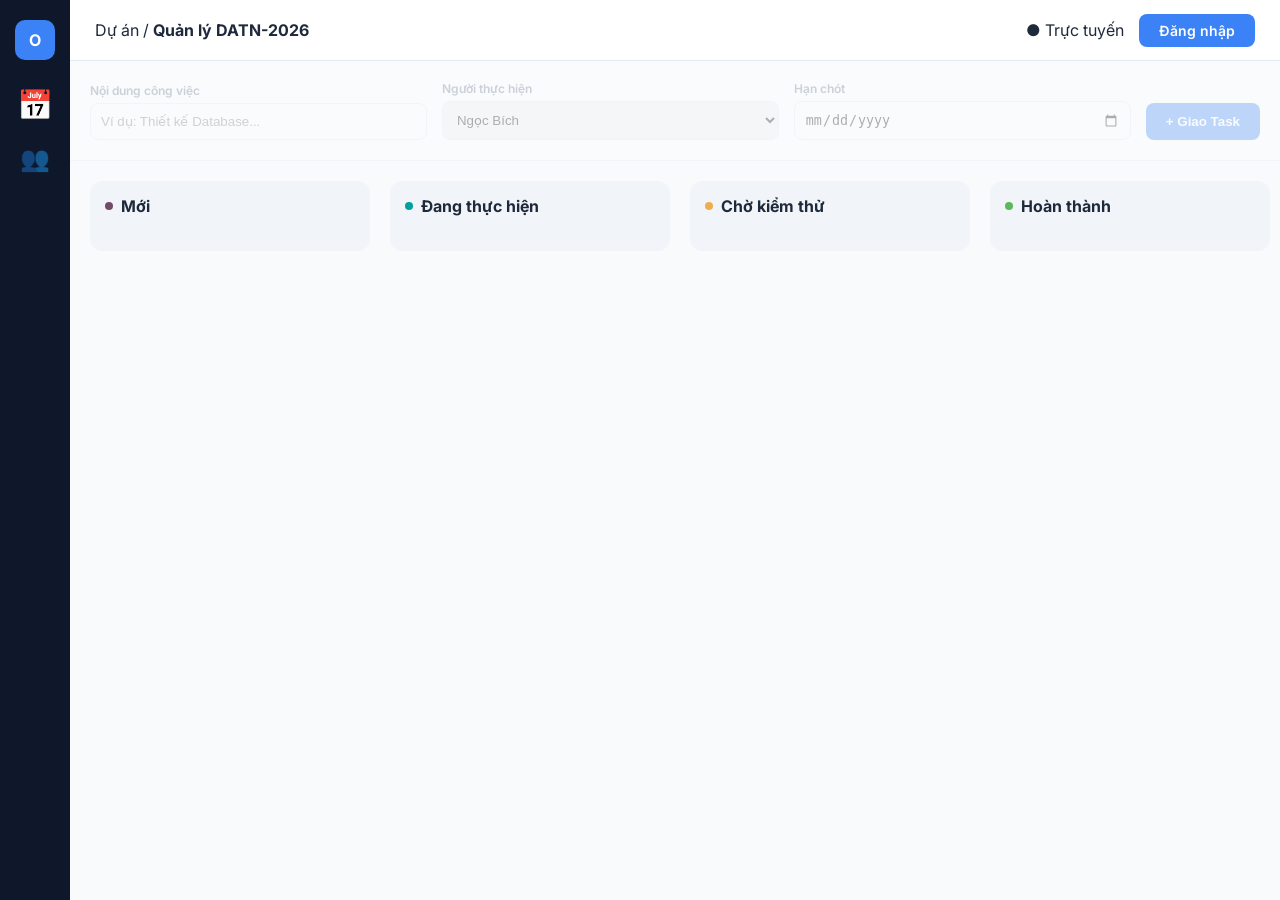
<file: index.html>
<!DOCTYPE html>
<html lang="vi">
<head>
    <meta charset="UTF-8">
    <meta name="viewport" content="width=device-width, initial-scale=1.0">
    <title>Quản Lý DATN-2026</title>
    <link rel="stylesheet" href="style.css">
    <link href="https://fonts.googleapis.com/css2?family=Inter:wght@400;500;600&display=swap" rel="stylesheet">
</head>
<body>
    <div class="odoo-wrapper" id="main-content">
        <aside class="odoo-sidebar">
            <div class="logo" title="Odoo Home">O</div>
            <nav class="side-nav">
                <div class="app-icon active" id="icon-project" title="Dự án" onclick="showTab('project')">📅</div>
                <div class="app-icon" id="icon-members" title="Thành viên" onclick="showTab('members')">👥</div>
            </nav>
        </aside>

        <main class="main-content">
            <header class="top-bar">
                <div class="breadcrumb">
                    <span>Dự án</span> / <strong id="breadcrumb-name">Quản lý DATN-2026</strong>
                </div>
                <div class="top-bar-actions" style="display: flex; align-items: center; gap: 15px;">
                    <span class="status-indicator">● Trực tuyến</span>
                    <div id="auth-buttons">
                        </div>
                </div>
            </header>

            <div id="project-view">
                <section class="task-form-area">
                    <div class="form-container">
                        <div class="input-group">
                            <label for="taskTitle">Nội dung công việc</label>
                            <input type="text" id="taskTitle" placeholder="Ví dụ: Thiết kế Database...">
                        </div>
                        
                        <div class="input-group">
                            <label for="taskUser">Người thực hiện</label>
                            <select id="taskUser">
                                <option value="Ngọc Bích">Ngọc Bích</option>
                                <option value="Diệu Hân">Diệu Hân</option>
                                <option value="Trọng Tuấn">Trọng Tuấn</option>
                                <option value="Anh Khoa">Anh Khoa</option>
                            </select>
                        </div>

                        <div class="input-group">
                            <label for="taskDeadline">Hạn chót</label>
                            <input type="date" id="taskDeadline">
                        </div>

                        <button class="btn-primary" onclick="addTask()">
                            <span>+</span> Giao Task
                        </button>
                    </div>
                </section>

                <div class="kanban-board">
                    <div class="kanban-column" id="todo">
                        <div class="column-header"><span class="dot" style="background: #714B67;"></span>Mới</div>
                        <div class="task-list"></div>
                    </div>
                    <div class="kanban-column" id="doing">
                        <div class="column-header"><span class="dot" style="background: #00A09D;"></span>Đang thực hiện</div>
                        <div class="task-list"></div>
                    </div>
                    <div class="kanban-column" id="review">
                        <div class="column-header"><span class="dot" style="background: #F0AD4E;"></span>Chờ kiểm thử</div>
                        <div class="task-list"></div>
                    </div>
                    <div class="kanban-column" id="done">
                        <div class="column-header"><span class="dot" style="background: #5CB85C;"></span>Hoàn thành</div>
                        <div class="task-list"></div>
                    </div>
                </div>
            </div>

            <div id="members-view" style="display: none; padding: 30px;">
                <h2 style="margin-bottom: 25px; color: #0f172a;">NextTech - Team</h2>
                <div class="member-grid" id="member-list">
                    </div>
            </div>
        </main>
    </div>

    <div id="proof-modal" class="modal-overlay" style="display: none;">
        <div class="modal-content">
            <h3>Nộp minh chứng công việc</h3>
            <p style="font-size:12px; color:gray; margin-bottom: 15px;">Chọn một hoặc nhiều ảnh minh chứng</p>
            
            <input type="file" id="proof-input" accept="image/*" multiple style="margin-bottom: 15px; width: 100%;">
            
            <div id="preview-container" style="display:flex; gap:10px; margin-bottom:20px; flex-wrap:wrap; min-height: 50px;"></div>

            <div class="modal-actions" style="display: flex; justify-content: flex-end; gap: 10px;">
                <button type="button" onclick="closeProofModal()" style="padding: 8px 20px; background: #e2e8f0; border: none; border-radius: 6px; cursor: pointer;">
                    Hủy
                </button>
                <button type="button" id="confirm-proof-btn" style="padding: 8px 20px; background: #3b82f6; color: white; border: none; border-radius: 6px; cursor: pointer;">
                    Xác nhận nộp
                </button>
            </div>
        </div>
    </div>

    <script src="script.js"></script>
</body>
</html>
</file>
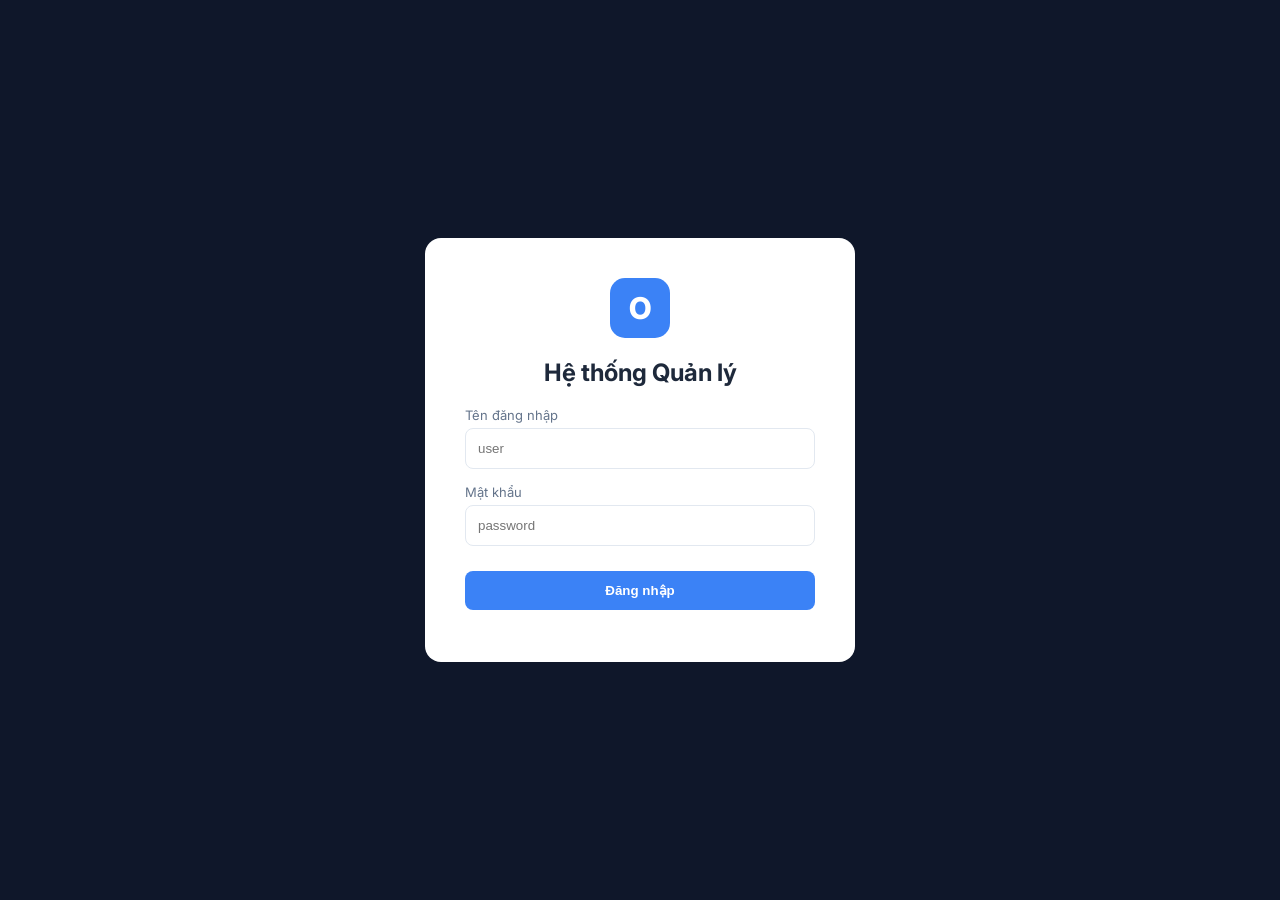
<file: login.html>
<!DOCTYPE html>
<html lang="vi">
<head>
    <meta charset="UTF-8">
    <title>Đăng nhập - Quản Lý DATN-2026</title>
    <link rel="stylesheet" href="style.css">
    <link href="https://fonts.googleapis.com/css2?family=Inter:wght@400;600&display=swap" rel="stylesheet">
</head>
<body class="login-page">
    <div class="login-box">
        <div class="login-logo">O</div>
        <h2>Hệ thống Quản lý</h2>
        <div class="input-group-login">
            <label>Tên đăng nhập</label>
            <input type="text" id="username" placeholder="user">
        </div>
        <div class="input-group-login">
            <label>Mật khẩu</label>
            <input type="password" id="password" placeholder="password">
        </div>
        <button class="btn-login" onclick="checkLogin()">Đăng nhập</button>
        <p id="error-msg" class="error-text"></p>
    </div>

    <script>
        const USERS = [
            { user: "quangtrongtuan", pass: "1111", name:"Trọng Tuấn" },
            { user: "ngocbich", pass: "2222", name:"Ngọc Bích" },
            { user: "nguyendieuhan", pass: "3333", name:"Diệu Hân"},
            { user: "trananhkhoa", pass: "4444", name:"Anh Khoa" }
        ];

        function checkLogin() {
            const u = document.getElementById('username').value;
            const p = document.getElementById('password').value;
            const found = USERS.find(item => item.user === u && item.pass === p);
            
            if (found) {
                localStorage.setItem('isLoggedIn', 'true');
                // Lưu tên đầy đủ để hiển thị lời chào 
                localStorage.setItem('currentUser', found.name); 
                window.location.href = "index.html";
            }
        }
    </script>
</body>
</html>
</file>
<file: style.css>
:root {
    --primary: #0f172a;
    --accent: #3b82f6;
    --bg: #f8fafc;
    --border: #e2e8f0;
}

body { font-family: 'Inter', sans-serif; background: var(--bg); margin: 0; color: #1e293b; }

/* Sidebar & Layout */
.odoo-wrapper { display: flex; height: 100vh; }
.odoo-sidebar { width: 70px; background: var(--primary); display: flex; flex-direction: column; align-items: center; padding: 20px 0; }
.logo { width: 40px; height: 40px; background: var(--accent); color: white; border-radius: 10px; display: flex; align-items: center; justify-content: center; font-weight: bold; margin-bottom: 30px; }
.app-icon { color: white; opacity: 0.5; font-size: 20px; margin-bottom: 20px; cursor: pointer; }
.app-icon.active { opacity: 1; }

.main-content { flex: 1; display: flex; flex-direction: column; overflow: hidden; }
.top-bar { height: 60px; background: white; border-bottom: 1px solid var(--border); display: flex; align-items: center; justify-content: space-between; padding: 0 25px; }

/* Auth Buttons */
.btn-logout { background: #fee2e2; color: #dc2626; border: none; padding: 6px 12px; border-radius: 6px; cursor: pointer; margin-left: 10px; font-weight: 500; }
.btn-login-nav { background: var(--accent); color: white; text-decoration: none; padding: 8px 16px; border-radius: 6px; font-size: 13px; }

/* Form */
.task-form-area { background: white; padding: 20px; border-bottom: 1px solid var(--border); }
.form-container { display: flex; gap: 15px; align-items: flex-end; }
.input-group { display: flex; flex-direction: column; gap: 5px; flex: 1; }
.input-group label { font-size: 12px; font-weight: 600; color: #64748b; }
.input-group input, .input-group select { padding: 10px; border: 1px solid var(--border); border-radius: 8px; outline: none; }
.btn-primary { background: var(--accent); color: white; border: none; padding: 11px 20px; border-radius: 8px; cursor: pointer; font-weight: 600; }

/* Kanban */
.kanban-board { flex: 1; display: flex; gap: 20px; padding: 20px; overflow-x: auto; }
.kanban-column { min-width: 280px; background: #f1f5f9; border-radius: 12px; display: flex; flex-direction: column; }
.column-header { padding: 15px; font-weight: 700; display: flex; align-items: center; gap: 8px; }
.dot { width: 8px; height: 8px; border-radius: 50%; }
.task-list { padding: 10px; flex: 1; overflow-y: auto; }

/* Card */
.task-card { background: white; padding: 15px; border-radius: 10px; margin-bottom: 12px; box-shadow: 0 2px 4px rgba(0,0,0,0.05); }
.task-card h4 { margin: 0 0 10px 0; font-size: 14px; }
.card-footer { display: flex; justify-content: space-between; font-size: 11px; color: #64748b; margin-top: 10px; }
.feedback { font-size: 11px; color: #f59e0b; background: #fffbeb; padding: 5px; border-radius: 4px; }
.btn-group button { width: 100%; margin-top: 10px; padding: 6px; border: 1px solid var(--border); background: white; border-radius: 6px; cursor: pointer; font-size: 11px; }
.btn-group .btn-approve { color: #10b981; }
.btn-group .btn-reject { color: #ef4444; }

/* Login Page Only */
.login-page { background: var(--primary); display: flex; align-items: center; justify-content: center; height: 100vh; }
.login-box { background: white; padding: 40px; border-radius: 16px; width: 350px; text-align: center; }
.login-logo { width: 60px; height: 60px; background: var(--accent); color: white; font-size: 30px; font-weight: 800; border-radius: 15px; display: flex; align-items: center; justify-content: center; margin: 0 auto 20px; }
.input-group-login { text-align: left; margin-bottom: 15px; }
.input-group-login label { display: block; font-size: 13px; margin-bottom: 5px; color: #64748b; }
.input-group-login input { width: 100%; padding: 12px; border: 1px solid var(--border); border-radius: 8px; box-sizing: border-box; }
.btn-login { width: 100%; padding: 12px; background: var(--accent); color: white; border: none; border-radius: 8px; cursor: pointer; font-weight: 600; margin-top: 10px; }
.error-text { color: #ef4444; font-size: 12px; margin-top: 10px; }
/* Màu sắc chủ đạo */
:root {
    --primary: #0f172a;
    --accent: #3b82f6;
    --border: #e2e8f0;
}

/* Sidebar & Layout giữ nguyên theo file của bạn */
.odoo-wrapper { display: flex; height: 100vh; font-family: 'Inter', sans-serif; }
.odoo-sidebar { width: 70px; background: var(--primary); display: flex; flex-direction: column; align-items: center; padding: 20px 0; }
.app-icon { font-size: 24px; margin-bottom: 25px; cursor: pointer; opacity: 0.5; transition: 0.3s; }
.app-icon.active { opacity: 1; transform: scale(1.2); }

/* Member Tab Styles */
/* Container chính cho 4 thành viên */
.member-grid {
    display: grid;
    /* Ép chính xác 4 cột trên màn hình máy tính */
    grid-template-columns: repeat(4, 1fr); 
    gap: 20px;
    margin-bottom: 40px;
}

.member-card {
    background: white;
    padding: 24px;
    border-radius: 16px;
    display: flex;
    flex-direction: column; /* Chuyển thành hàng dọc để chứa nhiều thông tin */
    align-items: center;
    text-align: center;
    gap: 12px;
    border: 1px solid #e2e8f0;
    transition: 0.3s ease;
}

.member-avatar {
    width: 80px;
    height: 80px;
    border-radius: 50%;
    object-fit: cover;
    border: 3px solid #3b82f6;
}

/* Style cho MSSV và Chuyên ngành */
.member-id {
    font-size: 13px;
    color: #64748b;
    font-weight: 500;
}

.member-major {
    font-size: 13px;
    color: #3b82f6;
    background: #eff6ff;
    padding: 2px 8px;
    border-radius: 4px;
}

/* Phần giới thiệu nhóm ở dưới */
.team-intro {
    grid-column: 1 / -1; /* Trải dài hết 4 cột */
    background: #f8fafc;
    padding: 25px;
    border-radius: 16px;
    border-left: 5px solid #3b82f6;
    margin-top: 20px;
}

/* Task Card Styles */
.task-card {
    background: white;
    padding: 15px;
    border-radius: 10px;
    margin-bottom: 12px;
    border-left: 4px solid var(--accent);
    box-shadow: 0 2px 4px rgba(0,0,0,0.05);
}
.btn-next {
    width: 100%; margin-top: 10px; background: #f1f5f9; border: none; 
    padding: 5px; border-radius: 5px; cursor: pointer; font-size: 11px;
}
#auth-buttons {
    display: flex;
    align-items: center;
}

.btn-logout {
    background: #fff1f2;
    color: #e11d48;
    border: 1px solid #ffe4e6;
    padding: 6px 15px;
    border-radius: 8px;
    font-size: 13px;
    font-weight: 600;
    cursor: pointer;
    transition: 0.2s;
}

.btn-logout:hover {
    background: #ffe4e6;
    transform: translateY(-1px);
}

.btn-login-nav {
    background: #3b82f6;
    color: white;
    padding: 8px 20px;
    border-radius: 8px;
    text-decoration: none;
    font-size: 14px;
    font-weight: 600;
}
/* Modal Overlay */
.modal-overlay {
    position: fixed;
    top: 0; left: 0; width: 100%; height: 100%;
    background: rgba(15, 23, 42, 0.7);
    display: flex;
    align-items: center;
    justify-content: center;
    z-index: 2000;
    backdrop-filter: blur(4px);
}

/* Modal Content */
.modal-content {
    background: white;
    padding: 30px;
    border-radius: 20px;
    width: 90%;
    max-width: 400px;
    box-shadow: 0 20px 25px -5px rgba(0, 0, 0, 0.1);
}

.modal-content h3 {
    margin-top: 0;
    color: var(--primary);
}

/* Hiệu ứng cho Box bằng chứng trên Task Card */
.proof-box img {
    transition: 0.3s;
    cursor: zoom-in;
}

.proof-box img:hover {
    transform: scale(1.02);
    box-shadow: 0 4px 12px rgba(0,0,0,0.1);
}
</file>
